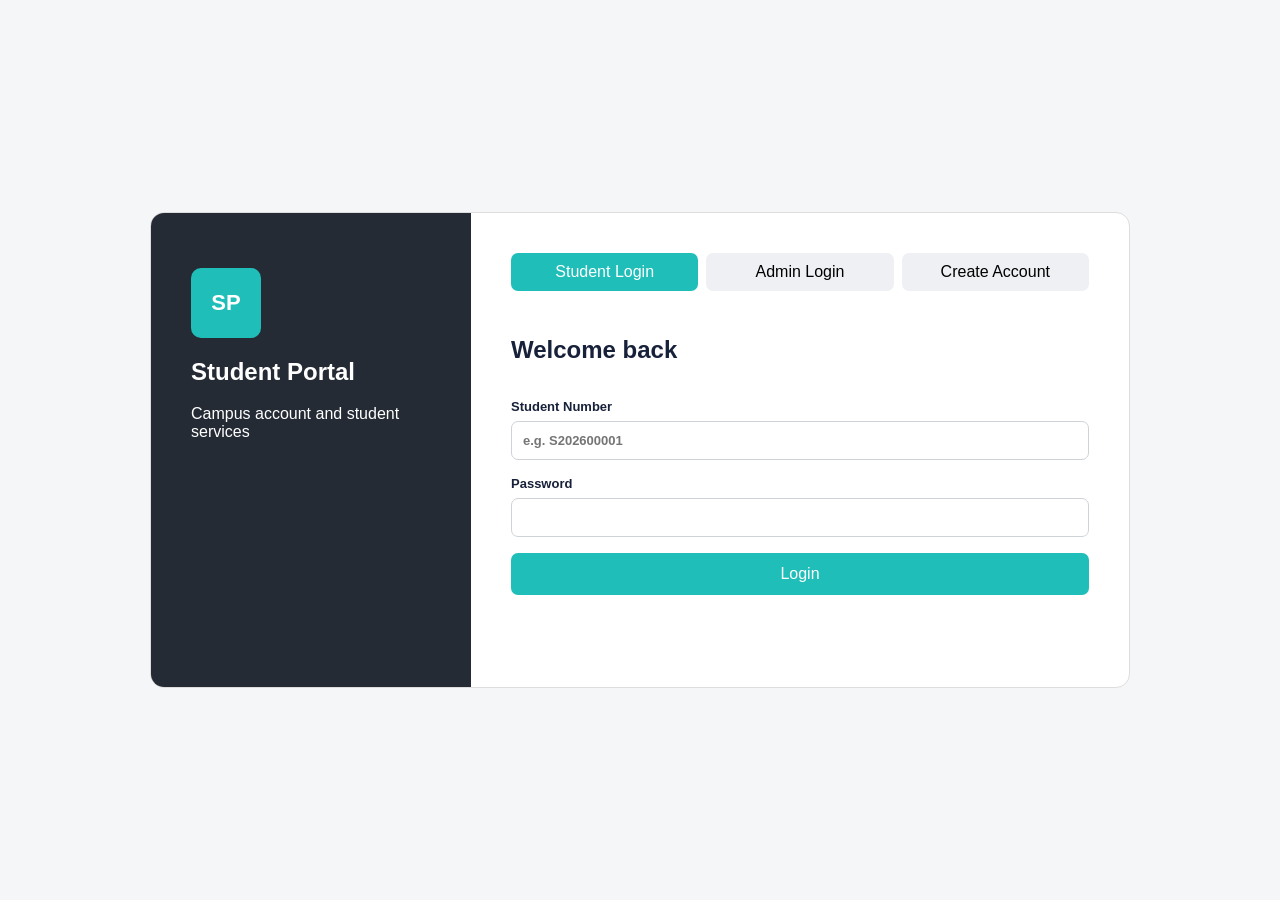
<file: frontend/index.html>
<!DOCTYPE html>
<html lang="en">
<head>
    <meta charset="UTF-8">
    <meta name="viewport" content="width=device-width, initial-scale=1.0">
    <title>Student Portal</title>
    <link rel="stylesheet" href="assets/style.css">
</head>
<body>
<aside class="sidebar" id="sidebar">
    <button class="brand" id="collapseBtn" type="button" title="Collapse sidebar">
        <span class="portal-logo">SP</span>
        <span class="brand-text"><strong>STUDENT</strong><span>PORTAL</span></span>
    </button>
    <nav>
        <a href="#student-portal" class="active"><span class="nav-number">01</span><span class="nav-text">Student Portal</span></a>
        <a href="#announcements"><span class="nav-number">02</span><span class="nav-text">Announcements</span></a>
        <a href="#feature-03"><span class="nav-number">03</span><span class="nav-text">Lost &amp; Found</span></a>
        <a href="#feature-04"><span class="nav-number">04</span><span class="nav-text">Library Access</span></a>
        <a href="#admin-dashboard" id="adminNav" class="hidden"><span class="nav-number">A</span><span class="nav-text">Admin Dashboard</span></a>
    </nav>
    <button class="logout" id="logoutBtn"><span>↪</span><span class="nav-text">Logout</span></button>
</aside>

<div class="page">
<header class="topbar">
    <h2 id="pageTitle">Student Portal</h2>
    <p>Hi, <strong id="topName">STUDENT</strong></p>
</header>
<main class="content">

<section id="student-portal" class="feature-section active-section portal-feature">
    <div class="dashboard-panel">
        <h1>Student Information</h1>
        <p class="dashboard-date" id="dashboardDate"></p>
        <article class="profile-card screenshot-profile main-profile">
            <div class="campus-photo"><div class="campus-placeholder">STUDENT PORTAL</div></div>
            <div class="profile-avatar" id="avatar">S</div>
            <div class="profile-copy">
                <h2 id="studentName">Student</h2>
                <p id="studentProgram">Program</p>
                <strong id="studentNumber">—</strong>
                <span id="studentEmail">—</span>
                <span id="studentYear">—</span>
            </div>
        </article>
    </div>

    <div class="panel portal-subsection">
        <div class="section-heading"><h1>General Transactions</h1><p>Your transaction and grade records are intentionally blank for now.</p></div>
        <div class="table-wrap">
            <table class="data-table"><thead><tr><th>Date</th><th>Description</th><th>Type</th><th>Amount</th><th>Notes</th></tr></thead>
            <tbody id="transactionRows"><tr><td colspan="5" class="empty-cell">No transactions recorded.</td></tr></tbody></table>
        </div>
        <div class="transaction-total">Total recorded: <strong id="transactionTotal">₱0.00</strong></div>
    </div>

    <div class="panel portal-subsection grades-section">
        <div class="section-heading grade-heading-row">
            <div><h1>Grades</h1><p>Grades will appear here once an administrator records them.</p></div>
            <div class="grade-toolbar"><label for="semesterSelect">Semester</label><select id="semesterSelect"><option>1st Semester</option><option>2nd Semester</option></select></div>
        </div>
        <div class="table-wrap"><table class="data-table grade-table"><thead><tr><th>#</th><th>Subject Code</th><th>Subject</th><th>Instructor</th><th>Units</th><th>Prelim</th><th>Midterm</th><th>Finals</th><th>Final Rating</th></tr></thead><tbody id="gradeRows"><tr><td colspan="9" class="empty-cell">No grades recorded.</td></tr></tbody></table></div>
        <div class="grade-summary" id="gradeSummary"></div>
    </div>
</section>

<section id="announcements" class="feature-section">
    <div class="panel">
        <div class="section-heading feature-heading-row">
            <div><h1>Announcements</h1><p id="announceCount">Loading…</p></div>
            <button class="action-btn" id="markAllRead" type="button">Mark all as read</button>
        </div>
        <p class="form-message" id="announceStatus" role="status"></p>
        <div class="announcement-tabs">
            <button type="button" id="allAnnouncementsTab" class="chip active">All Announcements</button>
            <button type="button" id="personalAnnouncementsTab" class="chip">Personal Announcements</button>
        </div>
        <div class="chip-row" id="announceFilters"></div>
        <div class="announce-list" id="announceList"></div>
    </div>
</section>

<section id="feature-03" class="feature-section">
    <div class="panel">
        <div class="section-heading"><h1>Lost &amp; Found Management</h1><p>Report a missing or found item. Admin notifications are linked to the Announcements system.</p></div>
        <form id="lostFoundForm" class="form-grid lost-found-form">
            <label>Item Name<input id="lfItemName" required></label>
            <label>Category<input id="lfCategory" placeholder="ID, electronics, clothing..." required></label>
            <label>Type<select id="lfType"><option>Lost</option><option>Found</option></select></label>
            <label>Location<input id="lfLocation" required></label>
            <label class="full-span">Description<textarea id="lfDescription" required></textarea></label>
            <button class="primary" type="submit">Submit Report</button>
        </form>
        <p class="form-message" id="lfStatus"></p>
        <div class="table-wrap"><table class="data-table"><thead><tr><th>Item</th><th>Type</th><th>Category</th><th>Location</th><th>Status</th><th>Date</th></tr></thead><tbody id="lostFoundRows"></tbody></table></div>
    </div>
</section>

<section id="feature-04" class="feature-section">
    <div class="panel">
        <div class="section-heading"><h1>Library Access</h1><p id="libraryCount">Loading…</p></div>
        <p class="form-message" id="libraryStatus" role="status"></p>
        <div class="library-toolbar">
            <label class="library-search">Search books
                <input id="librarySearch" type="search" placeholder="Title, author, ISBN, publisher, or category">
            </label>
        </div>
        <div class="chip-row" id="libraryFilters"></div>
        <div class="book-grid" id="libraryCards"></div>
        <p class="small-note library-note">Borrowing is handled at the library desk. Availability is updated by the librarian.</p>
    </div>
</section>

<section id="admin-dashboard" class="feature-section">
    <div class="panel admin-panel">
        <div class="section-heading"><h1>Administrator Dashboard</h1><p>Manage students, classes, transactions, and announcements.</p></div>
        <div class="admin-tabs">
            <button type="button" class="chip active" data-admin-tab="students">Students</button>
            <button type="button" class="chip" data-admin-tab="transactions">Transactions</button>
            <button type="button" class="chip" data-admin-tab="announcements">Announcements</button>
            <button type="button" class="chip" data-admin-tab="lostfound">Lost &amp; Found</button>
            <button type="button" class="chip" data-admin-tab="library">Library</button>
        </div>

        <div id="admin-students" class="admin-view active-admin-view">
            <div class="admin-form-card">
                <h2>Add / Change Student</h2>
                <form id="studentEditForm" class="form-grid">
                    <label>Student Number<input id="adminStudentId" required></label>
                    <label>First Name<input id="adminFirstName" required></label>
                    <label>Middle Name<input id="adminMiddleName"></label>
                    <label>Last Name<input id="adminLastName" required></label>
                    <label>Email<input id="adminEmail" type="email" required></label>
                    <label>Program<select id="adminProgram" required></select></label>
                    <label>Year Level<select id="adminYear" required><option>1st Year</option><option>2nd Year</option><option>3rd Year</option><option>4th Year</option></select></label>
                    <label>Class / Section<input id="adminClass" placeholder="e.g. BSIT-2A"></label>
                    <button class="primary" type="submit">Save Student Changes</button>
                </form>
                <p id="adminStudentStatus" class="form-message"></p>
            </div>
            <div class="table-wrap"><table class="data-table"><thead><tr><th>Student Number</th><th>Name</th><th>Program</th><th>Year</th><th>Class</th><th>Action</th></tr></thead><tbody id="adminStudentRows"></tbody></table></div>
        </div>

        <div id="admin-transactions" class="admin-view">
            <div class="admin-form-card">
                <h2>Add Transaction for a Program / Class</h2>
                <form id="adminTransactionForm" class="form-grid">
                    <label>Student Number<input id="adminTxStudentId" required></label>
                    <label>Program<select id="adminTxProgram" required></select></label>
                    <label>Class / Section<input id="adminTxClass" required placeholder="e.g. BSIT-2A"></label>
                    <label>Description<input id="adminTxDescription" required></label>
                   <label>Amount<input id="adminTxAmount" type="text" inputmode="decimal" placeholder="Enter amount" required></label>
                    <label>Type<select id="adminTxType"><option>Tuition Fee</option><option>School Fee</option><option>Other</option></select></label>
                    <label>Date<input id="adminTxDate" type="date" required></label>
                    <label>Notes<input id="adminTxNotes"></label>
                    <button class="primary" type="submit">Add Transaction</button>
                </form>
                <p id="adminTxStatus" class="form-message"></p>
            </div>
            <div class="table-wrap"><table class="data-table"><thead><tr><th>Student</th><th>Program</th><th>Class</th><th>Description</th><th>Amount</th><th>Date</th></tr></thead><tbody id="adminTransactionRows"></tbody></table></div>
        </div>

        <div id="admin-announcements" class="admin-view">
            <div class="admin-form-card">
                <h2>Create Announcement</h2>
                <form id="adminAnnouncementForm" class="form-grid">
                    <label>Title<input id="adminAnnTitle" required></label>
                    <label>Category<select id="adminAnnCategory"><option>Academic</option><option>Finance</option><option>Events</option><option>Reminders</option><option>Lost &amp; Found</option><option>General</option></select></label>
                    <label>Audience<select id="adminAnnAudience"><option value="Everyone">Everyone</option><option value="Program">Specific Program</option><option value="Student">Specific Student</option></select></label>
                    <label id="adminAnnAudienceValueWrap">Audience Value<input id="adminAnnAudienceValue" placeholder="Program or student number"></label>
                    <label class="full-span">Message<textarea id="adminAnnBody" required></textarea></label>
                    <label class="check-label"><input id="adminAnnPinned" type="checkbox"> Pin announcement</label>
                    <button class="primary" type="submit">Publish Announcement</button>
                </form>
                <p id="adminAnnStatus" class="form-message"></p>
            </div>
            <div class="table-wrap"><table class="data-table"><thead><tr><th>Title</th><th>Audience</th><th>Category</th><th>Date</th><th>Action</th></tr></thead><tbody id="adminAnnouncementRows"></tbody></table></div>
        </div>

        <div id="admin-library" class="admin-view">
            <div class="admin-form-card">
                <h2 id="adminBookFormTitle">Add New Book</h2>
                <form id="adminBookForm" class="form-grid">
                    <input type="hidden" id="adminBookId">
                    <label>Title<input id="adminBookTitle" maxlength="200" required></label>
                    <label>Author<input id="adminBookAuthor" maxlength="200" required></label>
                    <label>ISBN<input id="adminBookIsbn" maxlength="20" placeholder="Optional"></label>
                    <label>Category<select id="adminBookCategory" required></select></label>
                    <label>Publisher<input id="adminBookPublisher" maxlength="150"></label>
                    <label>Year Published<input id="adminBookYear" type="number" min="1450" max="2100"></label>
                    <label>Total Copies<input id="adminBookCopies" type="number" min="1" max="999" value="1" required></label>
                    <label>Shelf / Location<input id="adminBookShelf" maxlength="30" placeholder="e.g. T-04"></label>
                    <label class="full-span">Short Details<textarea id="adminBookDetails" maxlength="500" placeholder="A short summary of the book (max 500 characters)"></textarea></label>
                    <div class="full-span form-actions">
                        <button class="primary" id="adminBookSubmit" type="submit">Add Book</button>
                        <button class="action-btn hidden" id="adminBookCancel" type="button">Cancel Edit</button>
                    </div>
                </form>
                <p id="adminBookStatus" class="form-message" role="status"></p>
            </div>
            <div class="table-wrap"><table class="data-table"><thead><tr><th>Title</th><th>Author</th><th>Category</th><th>Available / Total</th><th>Shelf</th><th>Actions</th></tr></thead><tbody id="adminBookRows"></tbody></table></div>
        </div>

        <div id="admin-lostfound" class="admin-view">
            <div class="table-wrap"><table class="data-table"><thead><tr><th>Item</th><th>Student</th><th>Program</th><th>Type</th><th>Status</th><th>Action</th></tr></thead><tbody id="adminLostFoundRows"></tbody></table></div>
        </div>
    </div>
</section>
</main>
<footer>Student Portal · 2026</footer>
</div>
<script src="app.js"></script>
</body>
</html>
</file>
<file: frontend/assets/style.css>
/* ==================== GLOBAL / PORTAL LAYOUT CSS START ==================== */
*{box-sizing:border-box}body{margin:0;font-family:Arial,Helvetica,sans-serif;background:#eef0f7;color:#17213a}button,input,select{font:inherit}.sidebar{position:fixed;inset:0 auto 0 0;width:230px;background:#1d1d2d;color:#fff;display:flex;flex-direction:column;transition:.2s;z-index:10}.brand{height:86px;border:0;background:#171725;color:#fff;display:flex;align-items:center;gap:12px;padding:18px;cursor:pointer;text-align:left}.portal-logo{width:48px;height:48px;border-radius:10px;background:#20beb9;color:#fff;display:grid;place-items:center;font-weight:800}.portal-logo.large{width:70px;height:70px;font-size:22px}.brand-text{display:flex;flex-direction:column}.brand-text span{font-size:11px;letter-spacing:3px}.sidebar nav{padding:20px 12px;display:grid;gap:8px}.sidebar nav a,.logout{min-height:48px;border:0;text-decoration:none;color:#c7cad5;background:transparent;border-radius:7px;display:flex;align-items:center;gap:15px;padding:0 14px;cursor:pointer}.sidebar nav a.active{background:#29293b;color:#fff}.nav-number{font-weight:800;font-size:12px;color:#20beb9}.logout{margin:auto 12px 20px}.page{margin-left:230px;min-height:100vh;transition:.2s}.topbar{height:68px;background:#fff;border-bottom:1px solid #e1e4e8;display:flex;align-items:center;justify-content:space-between;padding:0 30px}.topbar h2,.topbar p{margin:0}.content{padding:24px;max-width:1650px;margin:auto}.feature-section{display:none}.feature-section.active-section{display:block}.panel,.dashboard-panel,.grades-shell{background:#fff;padding:28px;border:1px solid #e5e7ec}.section-heading h1,.dashboard-panel h1{margin:0 0 7px}.section-heading p,.dashboard-date{margin:0;color:#626b80}.placeholder{text-align:center;padding:70px 20px}footer{text-align:center;padding:24px;color:#888;font-size:12px}.collapsed .sidebar{width:78px}.collapsed .page{margin-left:78px}.collapsed .brand-text,.collapsed .nav-text{display:none}.collapsed .sidebar nav a,.collapsed .logout{justify-content:center}.collapsed .brand{justify-content:center;padding:14px}
/* ==================== GLOBAL / PORTAL LAYOUT CSS END ====================== */

/* ==================== LOGIN / ACCOUNT CSS START =========================== */
.login-page{min-height:100vh;display:grid;place-items:center;padding:30px;background:#f5f6f8}.auth-shell{width:min(980px,100%);background:#fff;border:1px solid #ddd;border-radius:14px;display:grid;grid-template-columns:320px 1fr;overflow:hidden}.auth-brand{background:#252b35;color:#fff;padding:55px 40px}.auth-card{padding:40px}.auth-tabs{display:flex;gap:8px;margin-bottom:25px}.auth-tabs button{border:0;background:#eef0f3;padding:10px 15px;border-radius:7px;cursor:pointer}.auth-tabs button.active,.primary{background:#20beb9!important;color:#fff}.auth-card form{display:grid;gap:16px}.form-grid{display:grid;grid-template-columns:1fr 1fr;gap:14px}.auth-card label{display:grid;gap:7px;font-size:13px;font-weight:700}.auth-card input{width:100%;padding:11px;border:1px solid #cfd3d8;border-radius:7px}.primary{border:0;border-radius:7px;padding:12px;cursor:pointer}.hidden{display:none!important}.message{min-height:20px;color:#a32929}
/* ==================== LOGIN / ACCOUNT CSS END ============================= */

/* ==================== FEATURE 01: STUDENT INFO CSS START ================== */
.dashboard-grid{display:grid;grid-template-columns:360px 1fr;gap:25px;margin-top:18px}.profile-card{border:1px solid #e1e4e8;background:#f4f6f9;overflow:hidden;position:relative;min-height:405px}.campus-photo{height:155px;background:linear-gradient(135deg,#1686ca,#83b6d2 55%,#e5bd79);display:grid;place-items:center}.campus-placeholder{font-weight:800;letter-spacing:4px;color:#fff;text-shadow:0 1px 3px #333}.profile-avatar{position:absolute;top:125px;left:50%;transform:translateX(-50%);width:100px;height:100px;border-radius:50%;background:#d5d7dc;border:8px solid #f4f6f9;display:grid;place-items:center;font-size:34px;font-weight:700;color:#fff}.profile-copy{text-align:center;padding:68px 24px 24px;display:flex;flex-direction:column;gap:8px}.profile-copy h2{margin:0;font-size:19px}.profile-copy p{margin:0;font-size:13px;line-height:1.5}.profile-copy strong{margin-top:8px;font-size:13px}.profile-copy span{font-size:12px;color:#626b80}.dashboard-actions{display:grid;grid-template-columns:repeat(2,minmax(260px,1fr));align-content:start;gap:15px;padding-top:16px}.dashboard-tile{position:relative;border:0;border-radius:4px;background:#20beb9;color:#fff;text-align:left;min-height:76px;padding:15px 65px 15px 17px;cursor:pointer;box-shadow:0 3px 8px #00000012}.dashboard-tile strong,.dashboard-tile span{display:block}.dashboard-tile strong{font-size:17px}.dashboard-tile span{font-size:13px;margin-top:3px}.dashboard-tile b{position:absolute;right:18px;top:17px;font-size:32px}.muted-tile{opacity:.72;cursor:default}
/* ==================== FEATURE 01: STUDENT INFO CSS END ==================== */

/* ==================== FEATURE 02: ANNOUNCEMENTS CSS START ================== */
/* ============================================================
   In style.css, replace the whole block from
   "FEATURE 02: ANNOUNCEMENTS CSS START" to "FEATURE 02: ANNOUNCEMENTS CSS END"
   with everything below.
   ============================================================ */

/* ==================== SHARED TABLE / FORM STYLES START ==================== */
/* Used by Feature 01 (Transactions and Grades). Keep these. */
.transaction-form{display:grid;grid-template-columns:2fr 1fr 1.2fr 1.2fr;gap:14px;margin:25px 0}
.transaction-form label{display:grid;gap:7px;font-size:12px;font-weight:700}
.transaction-form input,.transaction-form select,.grade-toolbar select{border:1px solid #ccd1d8;border-radius:5px;padding:10px;background:#fff}
.tx-notes{grid-column:span 3}
.add-transaction{align-self:end}
.table-wrap{overflow:auto}
.data-table{width:100%;border-collapse:collapse;font-size:13px}
.data-table th,.data-table td{padding:10px 12px;border-bottom:1px solid #ddd;text-align:left;white-space:nowrap}
.data-table th{background:#f7f7f7;color:#111}
.type-badge{background:#eef6f6;padding:5px 8px;border-radius:12px}
.delete-btn{border:1px solid #d66;background:#fff;color:#a22;border-radius:4px;padding:5px 9px;cursor:pointer}
.transaction-total{text-align:right;padding:18px 5px 0}
.empty-cell{text-align:center!important;color:#777;padding:30px!important}
/* ==================== SHARED TABLE / FORM STYLES END ====================== */

/* ==================== FEATURE 02: ANNOUNCEMENTS CSS START ================== */
.feature-heading-row{display:flex;align-items:flex-end;justify-content:space-between;gap:20px}
.form-message{min-height:20px;margin:14px 0 0;font-size:13px;color:#12807b}
.form-message.error{color:#a32929}
.action-btn{border:1px solid #20beb9;background:#fff;color:#12807b;border-radius:4px;padding:5px 11px;cursor:pointer}
.action-btn:hover{background:#eef9f9}
.action-btn:focus-visible,.chip:focus-visible{outline:2px solid #1d1d2d;outline-offset:2px}
.chip-row{display:flex;flex-wrap:wrap;gap:8px;margin:22px 0}
.chip{border:1px solid #ccd1d8;background:#fff;border-radius:16px;padding:7px 14px;cursor:pointer;font-size:13px}
.chip.active{background:#20beb9;border-color:#20beb9;color:#fff}
.announce-list{display:grid;gap:14px}
.announce-card{border:1px solid #e1e4e8;border-left:4px solid #d5d9e0;padding:18px 20px;background:#fff}
.announce-card.unread{border-left-color:#20beb9;background:#f7fcfc}
.announce-meta{display:flex;flex-wrap:wrap;align-items:center;gap:10px;margin-bottom:8px;font-size:12px;color:#626b80}
.announce-card h2{margin:0 0 8px;font-size:17px}
.announce-card p{margin:0 0 14px;line-height:1.55;max-width:75ch}
.pin-tag{font-weight:700;color:#17213a}
@media(max-width:700px){.feature-heading-row{flex-direction:column;align-items:stretch}}
/* ==================== FEATURE 02: ANNOUNCEMENTS CSS END ==================== */

/* ==================== FEATURE 03: GRADES CSS START ======================== */
.grades-shell{display:grid;grid-template-columns:375px 1fr;gap:25px}.grade-profile{min-height:500px}.grade-content{min-width:0}.grade-toolbar{display:flex;align-items:center;gap:9px;margin:16px 0 64px 12px}.grade-toolbar label{font-size:12px;font-weight:700}.grade-toolbar select{padding:7px 30px 7px 9px;font-size:12px;border-color:#20beb9;box-shadow:0 0 0 2px #20beb91a}.grade-table{font-size:12px}.grade-summary{display:grid;grid-template-columns:230px 90px;gap:7px 5px;margin:22px 0 0 40px;font-size:13px}.grade-summary strong{font-weight:400}
/* ==================== FEATURE 03: GRADES CSS END ========================== */

/* ==================== FEATURE 04 CSS PLACEHOLDER START ==================== */
/* Library Access (Feature 04) */
.library-toolbar{margin:20px 0 0}
.library-search{display:grid;gap:7px;max-width:520px;font-size:13px;font-weight:700}
.library-search input{border:1px solid #ccd1d8;border-radius:5px;padding:10px;font:inherit;font-weight:400}
.book-grid{display:grid;grid-template-columns:repeat(auto-fill,minmax(260px,1fr));gap:16px;margin-top:6px}
.book-grid>.empty-cell{grid-column:1/-1}
.book-card{border:1px solid #e1e4e8;border-top:4px solid #20beb9;background:#fff;padding:18px;display:flex;flex-direction:column;gap:8px}
.book-card-top{display:flex;justify-content:space-between;align-items:center;gap:8px;flex-wrap:wrap}
.book-card h2{margin:4px 0 0;font-size:17px;line-height:1.3}
.book-author{margin:0;font-size:13px;color:#626b80;line-height:1.4}
.book-details{margin:4px 0 0;font-size:13px;line-height:1.55;color:#24304a;flex:1}
.book-meta{display:flex;flex-wrap:wrap;gap:12px;font-size:12px;color:#626b80;border-top:1px solid #eef0f3;padding-top:10px}
.book-avail{font-size:12px;font-weight:700;padding:4px 9px;border-radius:12px}
.book-avail.ok{background:#e6f7f6;color:#12807b}
.book-avail.out{background:#fbeaea;color:#a32929}
.library-note{margin-top:20px}
.form-actions{display:flex;gap:10px;align-items:center}
.row-actions{display:flex;gap:6px;flex-wrap:wrap}
.row-actions button:disabled{opacity:.45;cursor:not-allowed}
#admin-library .admin-form-card input{width:100%;box-sizing:border-box;border:1px solid #ccd1d8;border-radius:5px;padding:10px;background:#fff;font:inherit}
#admin-library .admin-form-card textarea{min-height:90px}
.brand-text strong,.brand-text span{display:block}
@media(max-width:700px){.book-grid{grid-template-columns:1fr}}
/* ==================== FEATURE 04 CSS PLACEHOLDER END ====================== */

@media(max-width:950px){.dashboard-grid,.grades-shell,.auth-shell{grid-template-columns:1fr}.dashboard-actions{grid-template-columns:1fr}.transaction-form{grid-template-columns:1fr 1fr}.tx-notes{grid-column:span 1}.grade-toolbar{margin-bottom:25px}.form-grid{grid-template-columns:1fr}}
@media(max-width:700px){.sidebar{width:78px}.brand-text,.nav-text{display:none}.page{margin-left:78px}.sidebar nav a,.logout,.brand{justify-content:center}.content{padding:12px}.transaction-form{grid-template-columns:1fr}.dashboard-panel,.panel,.grades-shell{padding:16px}.topbar{padding:0 16px}}

/* ==================== V6: SINGLE STUDENT PORTAL PAGE START ====================
   Student Information, Transactions and Grades belong to Feature 01.
   Future Features 02-04 remain separate placeholders in the sidebar.
   ============================================================================ */
.portal-feature.active-section {
    display: flex;
    flex-direction: column;
    gap: 24px;
}

.main-profile {
    max-width: 760px;
}

.portal-subsection {
    margin: 0;
}

.grade-heading-row {
    display: flex;
    align-items: flex-end;
    justify-content: space-between;
    gap: 20px;
}

.grade-heading-row .grade-toolbar {
    flex: 0 0 auto;
    margin: 0;
}

.grade-toolbar select {
    min-width: 215px;
}

@media (max-width: 760px) {
    .grade-heading-row {
        align-items: stretch;
        flex-direction: column;
    }

    .grade-toolbar select {
        width: 100%;
    }
}
/* ==================== V6: SINGLE STUDENT PORTAL PAGE END ====================== */

/* ==================== V7 ADMIN / LOST & FOUND ADDITIONS ==================== */
.small-note{font-size:12px;color:#6a7180;line-height:1.4}
.auth-tabs{flex-wrap:wrap}
.auth-tabs button{flex:1 1 30%;min-width:110px}
.form-grid select,.form-grid textarea,.admin-form-card select,.admin-form-card textarea{width:100%;box-sizing:border-box;border:1px solid #ccd1d8;border-radius:5px;padding:10px;background:#fff;font:inherit}
.form-grid textarea,.admin-form-card textarea{min-height:110px;resize:vertical}
.full-span{grid-column:1/-1}
.check-label{display:flex!important;flex-direction:row!important;align-items:center;gap:8px}
.check-label input{width:auto!important}
.announcement-tabs{display:flex;gap:8px;margin:18px 0 8px}
.admin-panel{min-width:0}
.admin-tabs{display:flex;flex-wrap:wrap;gap:8px;margin:0 0 22px}
.admin-view{display:none}
.active-admin-view{display:block}
.admin-form-card{border:1px solid #e1e4e8;background:#fafbfc;padding:18px;margin-bottom:22px}
.admin-form-card h2{margin-top:0;font-size:17px}
.lost-found-form{margin:20px 0}
.delete-btn{cursor:pointer}
.hidden{display:none!important}
@media(max-width:700px){.auth-tabs button{flex-basis:100%}.full-span{grid-column:auto}}
/* ==================== V7 ADMIN / LOST & FOUND ADDITIONS END ============= */
</file>
